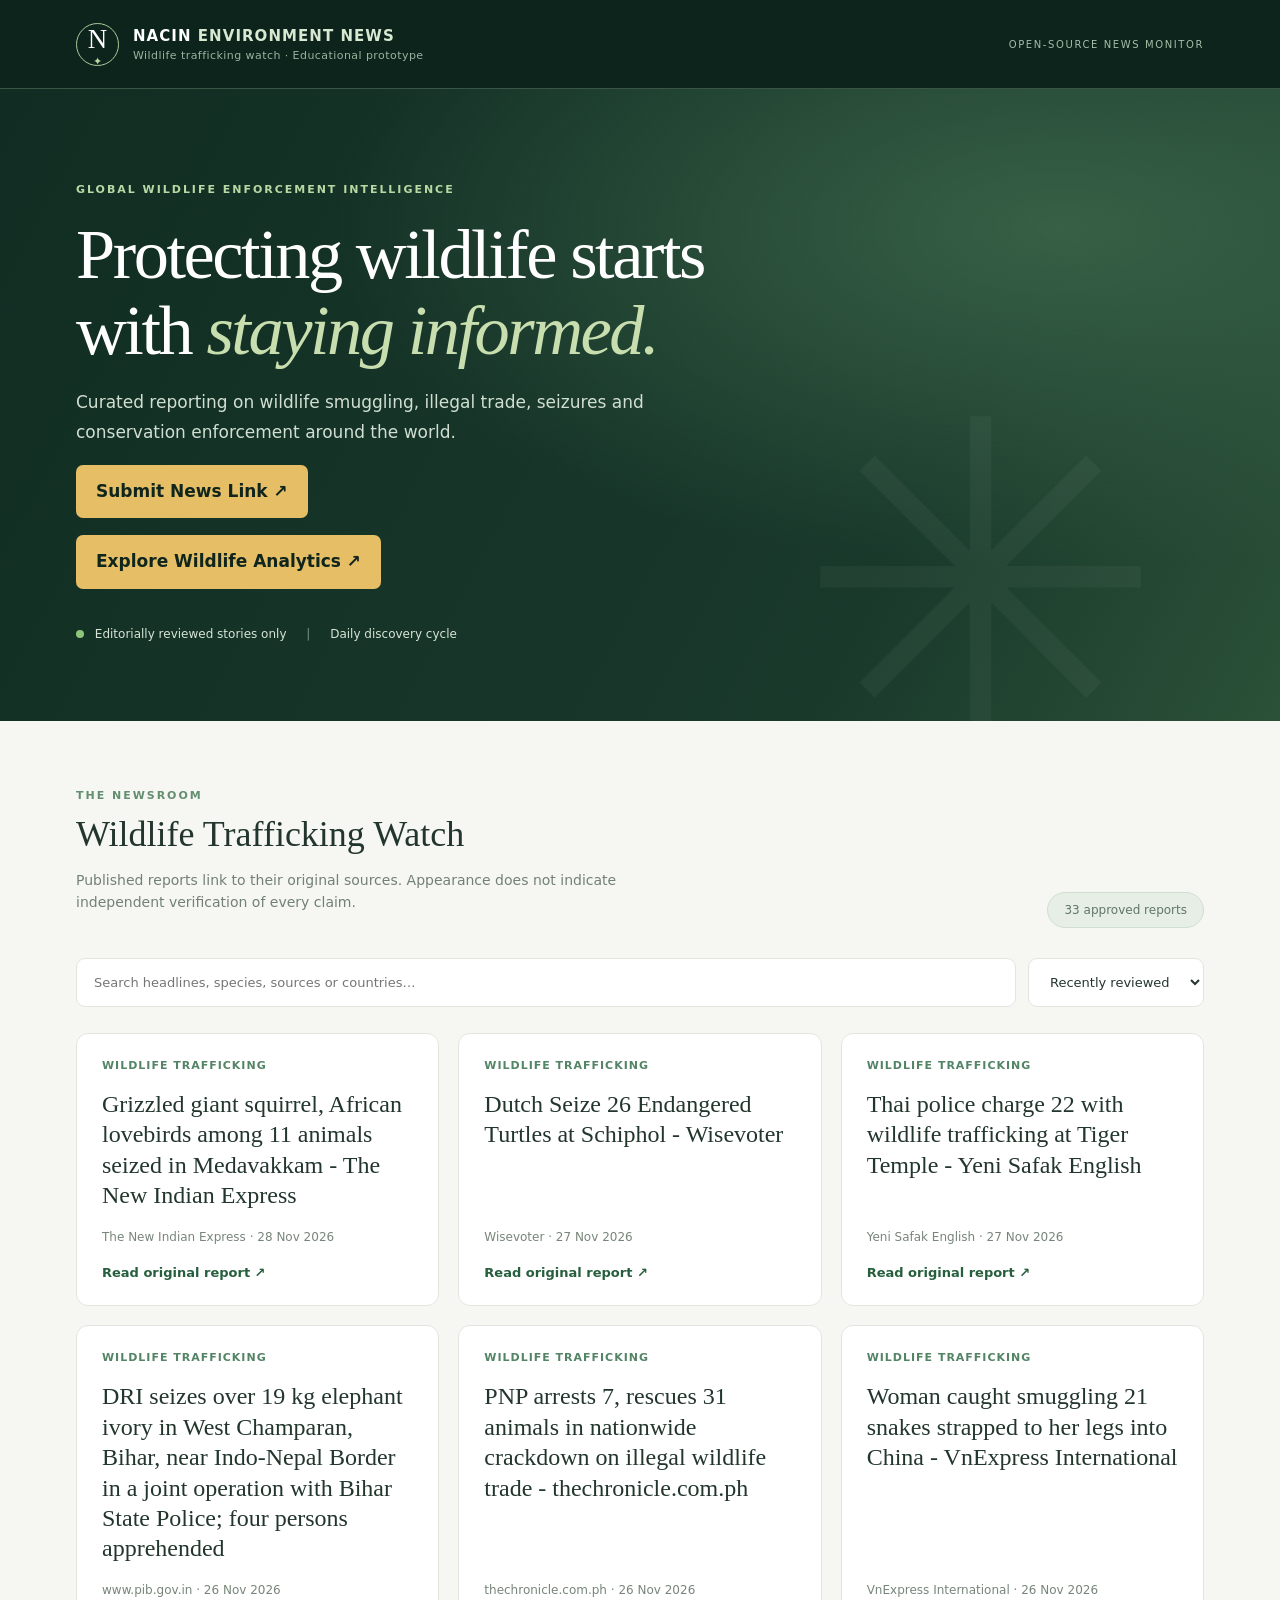
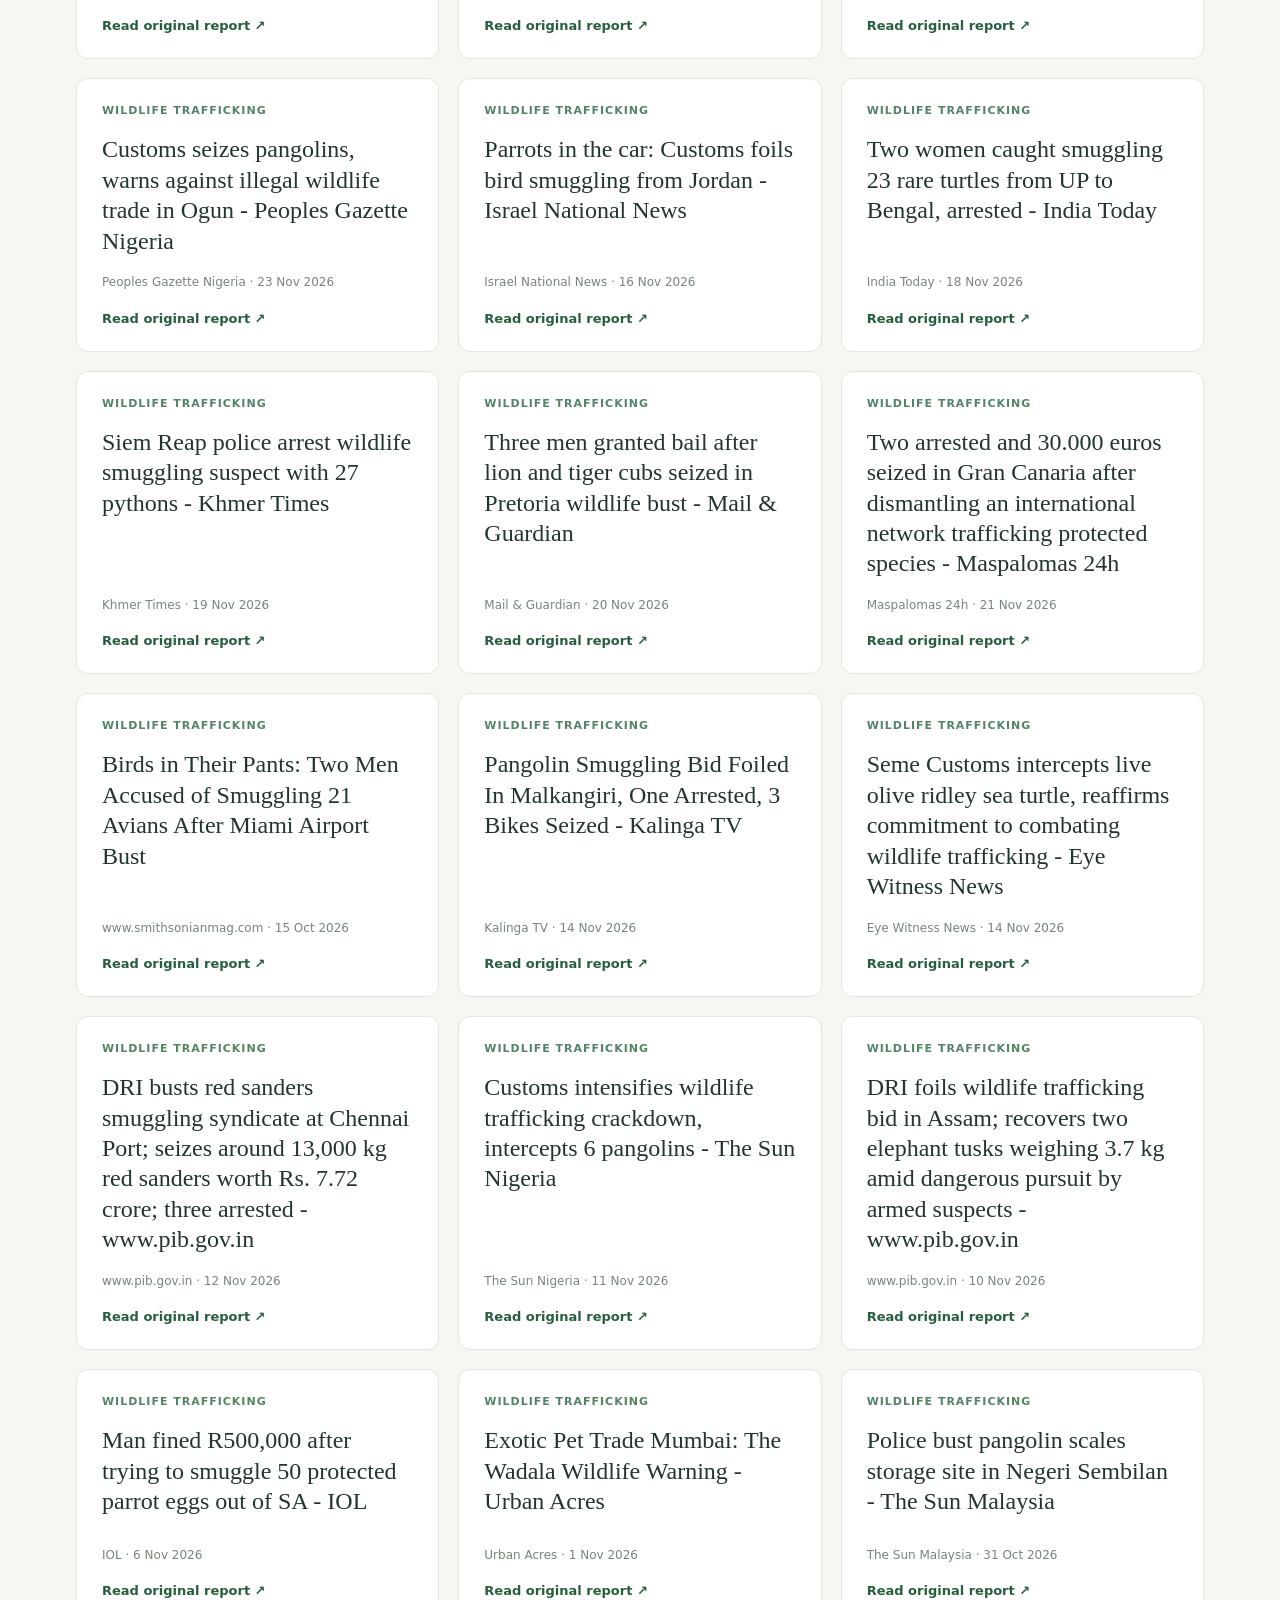
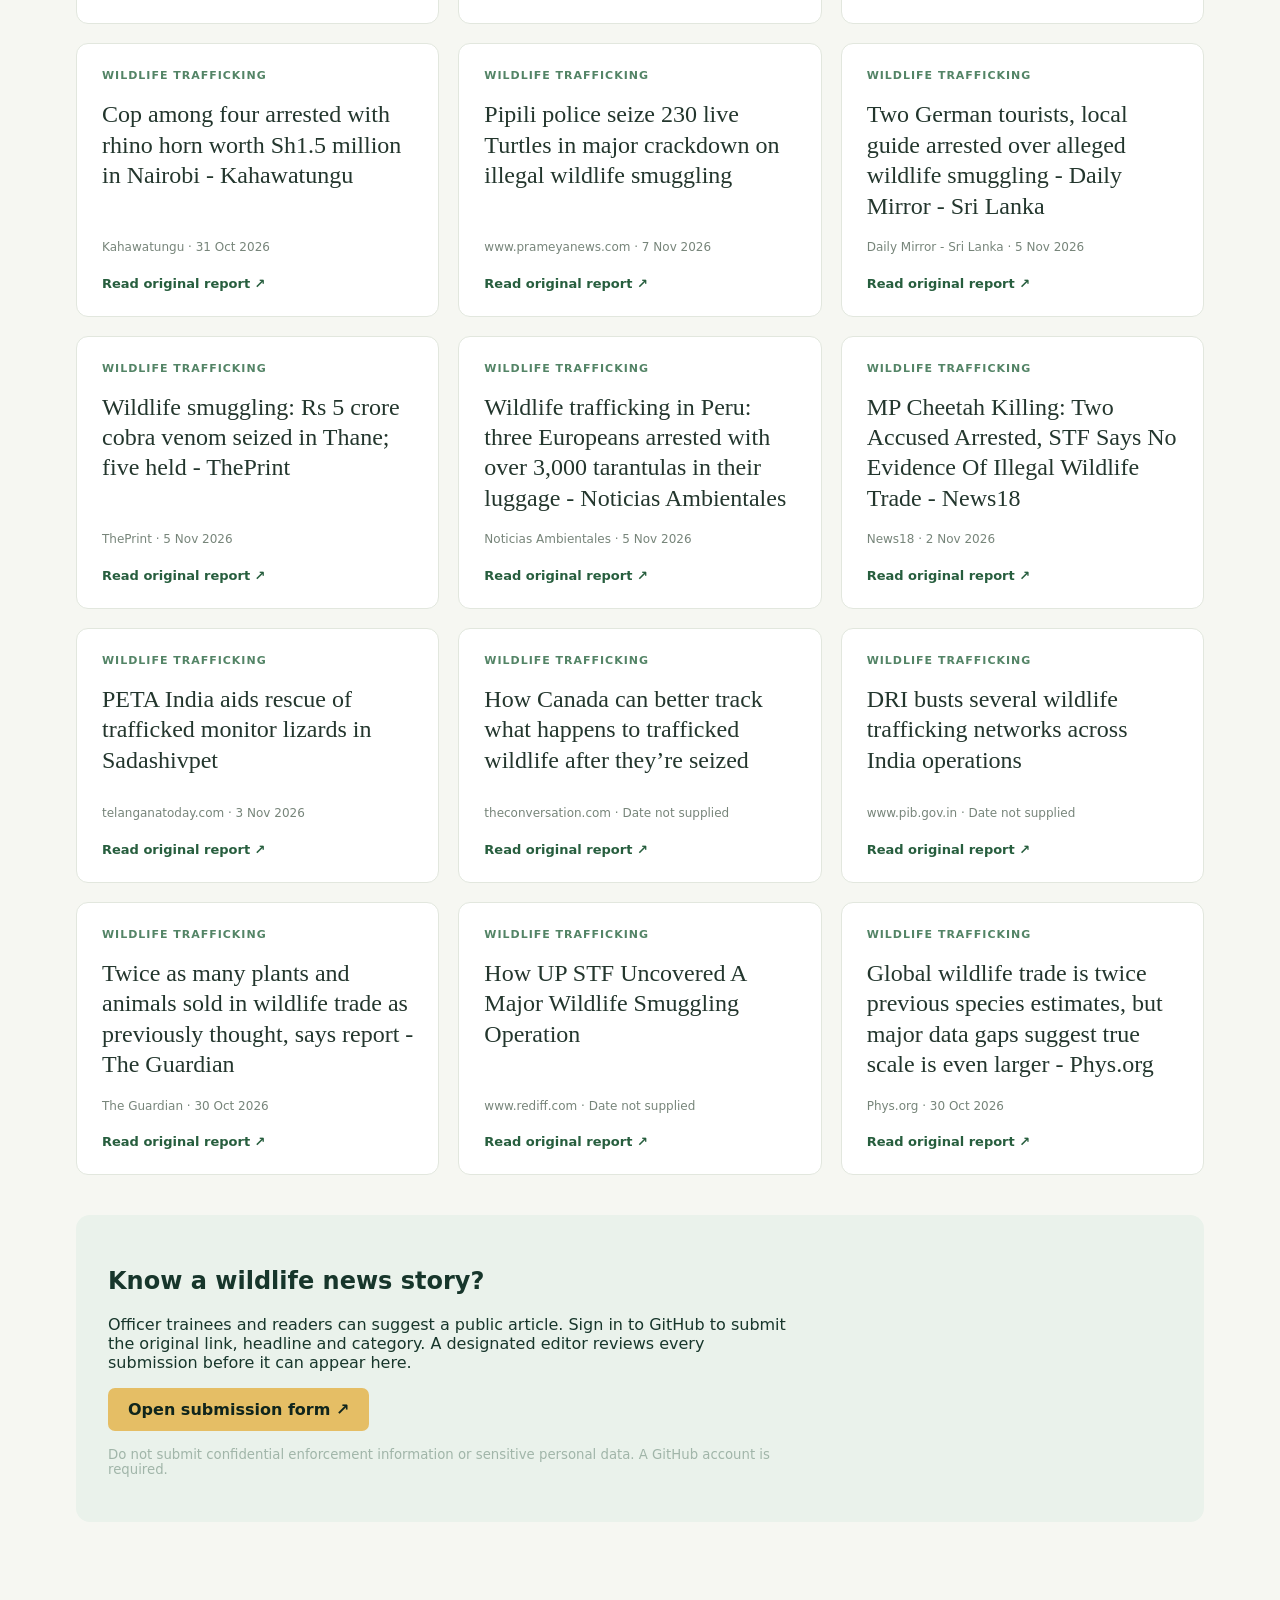
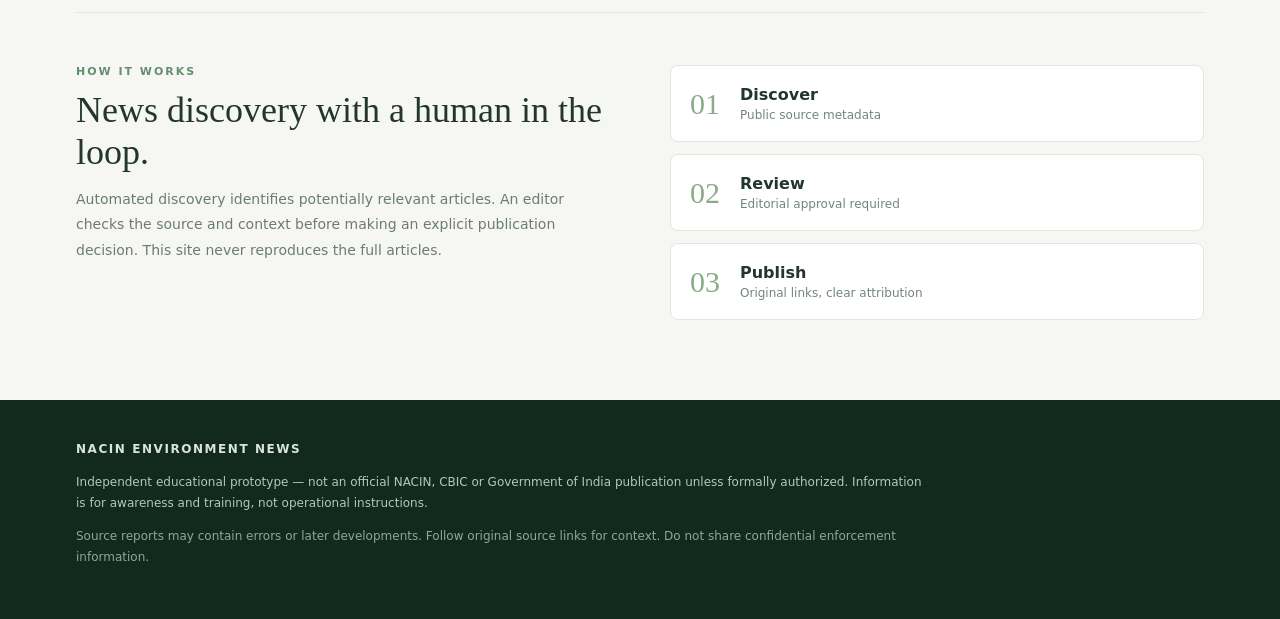
<file: site/index.html>
<!doctype html>
<html lang="en">

<head>
  <meta charset="utf-8">
  <meta name="viewport" content="width=device-width,initial-scale=1">
  <meta name="description"
    content="Curated open-source wildlife trafficking and conservation enforcement news.">
  <title>NACIN Environment News | Wildlife Trafficking Watch</title>
  <link rel="stylesheet" href="styles.css">
</head>

<body>
  <header class="top">
    <div class="shell brand">
      <div class="mark">N<span>✦</span></div>
      <div><strong>NACIN <span>ENVIRONMENT NEWS</span></strong><small>Wildlife
          trafficking watch · Educational prototype</small></div>
      <div class="topright">OPEN-SOURCE NEWS MONITOR</div>
    </div>
  </header>
  <section class="hero">
    <div class="shell">
      <div class="eyebrow">GLOBAL WILDLIFE ENFORCEMENT INTELLIGENCE</div>
      <h1>Protecting wildlife starts<br>with <em>staying informed.</em></h1>
      <p>Curated reporting on wildlife smuggling, illegal trade, seizures and
        conservation enforcement around the world.</p>
      <p><a id="submitNews" class="submit-btn" href="submit.html"
          aria-label="Submit a wildlife news link">Submit News Link ↗</a></p>
      
<p>
  <a href="analytics.html" class="submit-btn">
    Explore Wildlife Analytics ↗
  </a>
</p>

      <div class="hero-foot"><span class="dot"></span> Editorially reviewed
        stories only <span class="sep">|</span> Daily discovery cycle</div>
    </div>
  </section>
  <main class="shell">
    <div class="sectionhead">
      <div>
        <div class="eyebrow dark">THE NEWSROOM</div>
        <h2>Wildlife Trafficking Watch</h2>
        <p>Published reports link to their original sources. Appearance does not
          indicate independent verification of every claim.</p>
      </div>
      <div class="count" id="count">Loading stories…</div>
    </div>
    <div class="toolbar"><input id="search" type="search"
        placeholder="Search headlines, species, sources or countries…"
        aria-label="Search published articles"><select id="sort"
        aria-label="Sort stories">
        <option value="new">Recently reviewed</option>
        <option value="old">Oldest first</option>
      </select></div>
    <div class="cards" id="articles" aria-live="polite">
      <div class="empty">Loading approved reports…</div>
    </div>
    <section id="submission" class="submission">
      <h2>Know a wildlife news story?</h2>
      <p>Officer trainees and readers can suggest a public article. Sign in to
        GitHub to submit the original link, headline and category. A designated
        editor reviews every submission before it can appear here.</p><a
        id="submitSecondary" href="submit.html">Open submission form ↗</a>
      <p class="fine">Do not submit confidential enforcement information or
        sensitive personal data. A GitHub account is required.</p>
    </section>
    <section class="about">
      <div>
        <div class="eyebrow dark">HOW IT WORKS</div>
        <h2>News discovery with a human in the loop.</h2>
        <p>Automated discovery identifies potentially relevant articles. An
          editor checks the source and context before making an explicit
          publication decision. This site never reproduces the full articles.
        </p>
      </div>
      <div class="steps">
        <div><b>01</b><span>Discover <small>Public source
              metadata</small></span></div>
        <div><b>02</b><span>Review <small>Editorial approval
              required</small></span></div>
        <div><b>03</b><span>Publish <small>Original links, clear
              attribution</small></span></div>
      </div>
    </section>
  </main>
  <footer>
    <div class="shell"><b>NACIN ENVIRONMENT NEWS</b>
      <p>Independent educational prototype — not an official NACIN, CBIC or
        Government of India publication unless formally authorized. Information
        is for awareness and training, not operational instructions.</p>
      <p class="fine">Source reports may contain errors or later developments.
        Follow original source links for context. Do not share confidential
        enforcement information.</p>
    </div>
  </footer>
  <script src="app.js" defer></script>
</body>

</html>
</file>
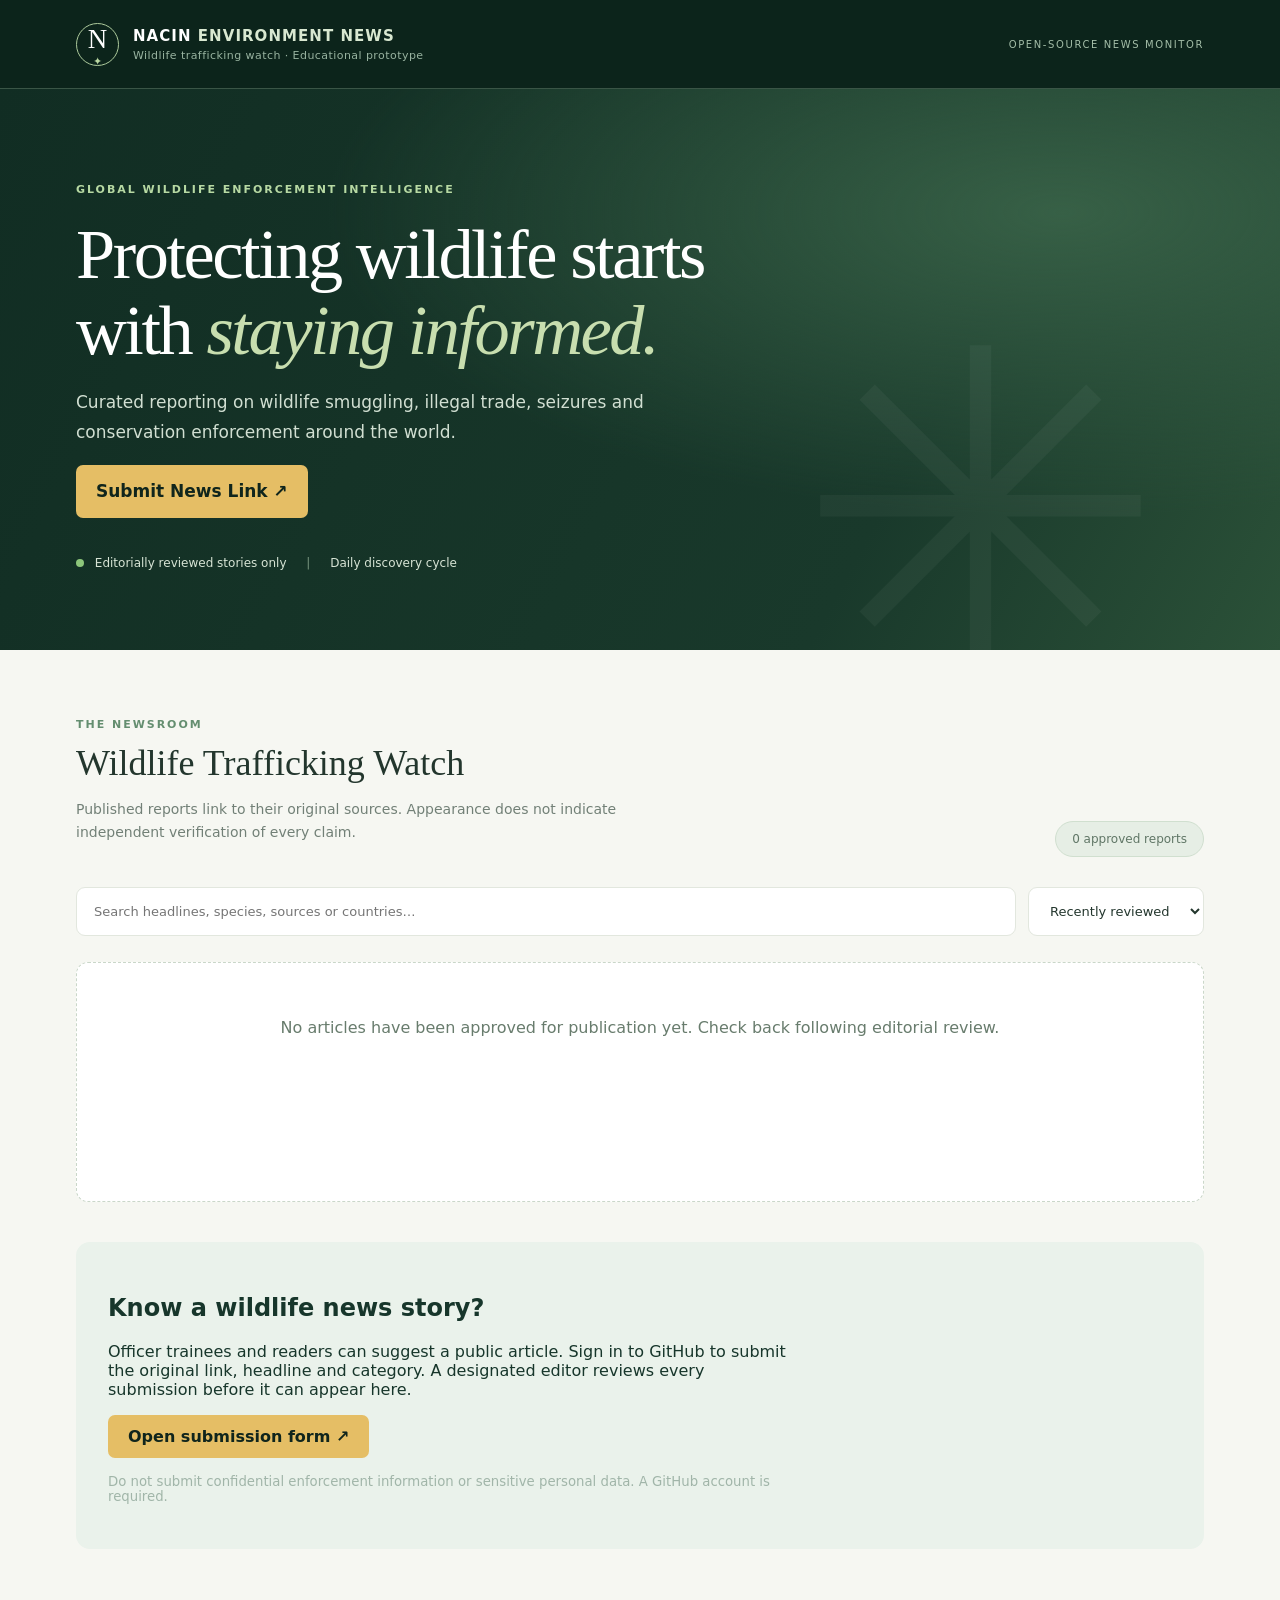
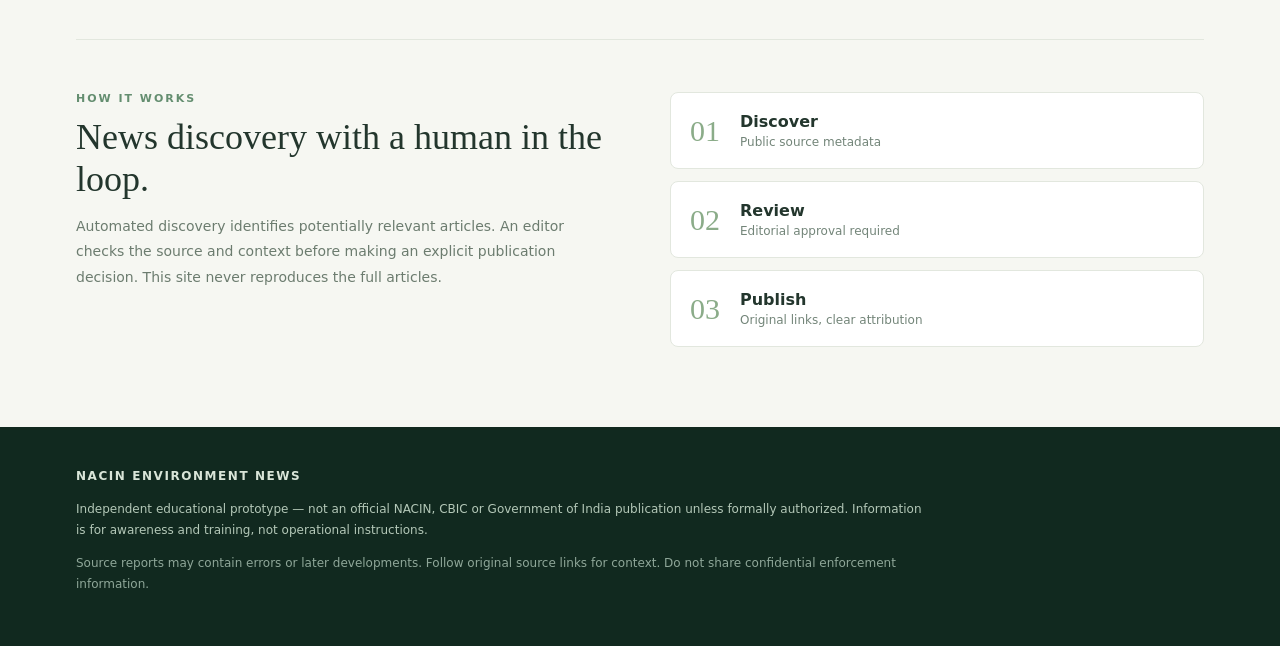
<file: site/public/index.html>
<!doctype html>
<html lang="en"><head><meta charset="utf-8"><meta name="viewport" content="width=device-width,initial-scale=1"><meta name="description" content="Curated open-source wildlife trafficking and conservation enforcement news."><title>NACIN Environment News | Wildlife Trafficking Watch</title><link rel="stylesheet" href="styles.css"></head><body>
<header class="top"><div class="shell brand"><div class="mark">N<span>✦</span></div><div><strong>NACIN <span>ENVIRONMENT NEWS</span></strong><small>Wildlife trafficking watch · Educational prototype</small></div><div class="topright">OPEN-SOURCE NEWS MONITOR</div></div></header>
<section class="hero"><div class="shell"><div class="eyebrow">GLOBAL WILDLIFE ENFORCEMENT INTELLIGENCE</div><h1>Protecting wildlife starts<br>with <em>staying informed.</em></h1><p>Curated reporting on wildlife smuggling, illegal trade, seizures and conservation enforcement around the world.</p><p><a id="submitNews" class="submit-btn" href="#submission" aria-label="Submit a wildlife news link">Submit News Link ↗</a></p><div class="hero-foot"><span class="dot"></span> Editorially reviewed stories only <span class="sep">|</span> Daily discovery cycle</div></div></section>
<main class="shell"><div class="sectionhead"><div><div class="eyebrow dark">THE NEWSROOM</div><h2>Wildlife Trafficking Watch</h2><p>Published reports link to their original sources. Appearance does not indicate independent verification of every claim.</p></div><div class="count" id="count">Loading stories…</div></div>
<div class="toolbar"><input id="search" type="search" placeholder="Search headlines, species, sources or countries…" aria-label="Search published articles"><select id="sort" aria-label="Sort stories"><option value="new">Recently reviewed</option><option value="old">Oldest first</option></select></div>
<div class="cards" id="articles" aria-live="polite"><div class="empty">Loading approved reports…</div></div>
<section id="submission" class="submission"><h2>Know a wildlife news story?</h2><p>Officer trainees and readers can suggest a public article. Sign in to GitHub to submit the original link, headline and category. A designated editor reviews every submission before it can appear here.</p><a id="submitSecondary" href="#submission">Open submission form ↗</a><p class="fine">Do not submit confidential enforcement information or sensitive personal data. A GitHub account is required.</p></section>
<section class="about"><div><div class="eyebrow dark">HOW IT WORKS</div><h2>News discovery with a human in the loop.</h2><p>Automated discovery identifies potentially relevant articles. An editor checks the source and context before making an explicit publication decision. This site never reproduces the full articles.</p></div><div class="steps"><div><b>01</b><span>Discover <small>Public source metadata</small></span></div><div><b>02</b><span>Review <small>Editorial approval required</small></span></div><div><b>03</b><span>Publish <small>Original links, clear attribution</small></span></div></div></section>
</main><footer><div class="shell"><b>NACIN ENVIRONMENT NEWS</b><p>Independent educational prototype — not an official NACIN, CBIC or Government of India publication unless formally authorized. Information is for awareness and training, not operational instructions.</p><p class="fine">Source reports may contain errors or later developments. Follow original source links for context. Do not share confidential enforcement information.</p></div></footer><script src="app.js" defer></script></body></html>
</file>
<file: site/styles.css>
:root{--pine:#12362b;--dark:#10271e;--mint:#b4d4a5;--paper:#f6f7f2;--line:#e2e7de;--text:#23362d}*{box-sizing:border-box}body{margin:0;color:var(--text);font-family:Inter,ui-sans-serif,system-ui,-apple-system,Segoe UI,sans-serif;background:var(--paper)}.shell{max-width:1180px;padding:0 26px;margin:auto}.top{background:#0c241b;color:#fff;border-bottom:1px solid #3a5546}.brand{display:flex;align-items:center;gap:14px;min-height:88px}.brand strong{font-size:15px;letter-spacing:.07em}.brand strong span{color:#d9e8d1}.brand small{display:block;color:#98b3a0;margin-top:4px;font-size:11px;letter-spacing:.04em}.mark{height:43px;width:43px;border:1.5px solid #adca9c;border-radius:50%;display:grid;place-items:center;font-family:Georgia,serif;font-size:27px}.mark span{font-size:11px;color:#bad7a2}.topright{margin-left:auto;letter-spacing:.16em;font-size:10px;color:#a4bea8}.hero{background:radial-gradient(ellipse at 83% 22%,#376046 0,transparent 49%),linear-gradient(118deg,#112d23,#19392b 70%,#2b5138);color:white;padding:94px 0 80px;position:relative;overflow:hidden}.hero:after{content:'✳';position:absolute;right:9%;bottom:-120px;color:#ffffff0a;font-size:440px;pointer-events:none}.eyebrow{font-weight:750;letter-spacing:.18em;color:#b7d9a3;font-size:11px}.eyebrow.dark{color:#648e70}.hero h1{font-family:Georgia,serif;font-weight:400;font-size:clamp(43px,5.5vw,78px);line-height:1.08;letter-spacing:-.035em;margin:20px 0}.hero h1 em{font-style:italic;color:#c8deaf}.hero p{font-size:17px;line-height:1.75;max-width:620px;color:#d1dfd2}.hero-foot{font-size:12px;color:#d7e4d5;margin-top:38px}.dot{display:inline-block;width:8px;height:8px;background:#8dc67b;border-radius:50%;margin-right:7px}.sep{margin:0 16px;color:#7a9880}.sectionhead{display:flex;justify-content:space-between;gap:20px;align-items:end;padding:68px 0 30px}.sectionhead h2,.about h2{font:normal 36px Georgia,serif;margin:11px 0}.sectionhead p{color:#728077;font-size:14px;max-width:620px;line-height:1.6}.count{font-size:12px;color:#607666;background:#e6eee5;border:1px solid #d0dfcf;border-radius:100px;padding:10px 16px;white-space:nowrap}.toolbar{display:flex;gap:12px;margin-bottom:26px}.toolbar input,.toolbar select{padding:15px 17px;background:white;border:1px solid var(--line);border-radius:9px;color:var(--text);font:inherit;font-size:13px}.toolbar input{flex:1;min-width:0}.cards{display:grid;grid-template-columns:repeat(3,minmax(0,1fr));gap:19px;min-height:240px}.news{padding:25px;background:#fff;border:1px solid var(--line);border-radius:12px;display:flex;flex-direction:column;min-height:255px;transition:box-shadow .2s,transform .2s}.news:hover{box-shadow:0 12px 32px #17281d13;transform:translateY(-2px)}.meta{font-size:11px;text-transform:uppercase;letter-spacing:.09em;font-weight:750;color:#538466}.news h3{font:normal 24px/1.27 Georgia,serif;margin:17px 0 16px;overflow-wrap:anywhere}.details{font-size:12px;line-height:1.7;color:#77857a;margin-top:auto}.details b{font-weight:650;color:#526958}.news a{display:inline-block;margin-top:18px;color:#275e3e;font-weight:750;font-size:13px;text-decoration:none}.news a:hover{text-decoration:underline}.empty{grid-column:1/-1;background:white;border:1px dashed #cad7c9;padding:55px 25px;border-radius:12px;text-align:center;color:#687c6d}.about{margin:90px 0 80px;border-top:1px solid var(--line);padding-top:52px;display:grid;grid-template-columns:1fr 1fr;gap:60px}.about p{color:#6c7c6f;line-height:1.8;font-size:14px}.steps{display:grid;gap:12px}.steps>div{background:white;padding:19px;border:1px solid var(--line);border-radius:8px;display:flex;align-items:center;gap:20px}.steps b{font:normal 30px Georgia,serif;color:#8bac89}.steps span{font-weight:700}.steps small{font-size:12px;font-weight:400;color:#738579;display:block;margin-top:4px}footer{background:#11291f;color:#d9e5d8;padding:39px 0;font-size:12px;line-height:1.75}footer b{letter-spacing:.13em}footer p{max-width:850px;color:#b4c8b8}.fine{color:#8fa799}a:focus-visible,input:focus-visible,select:focus-visible{outline:3px solid #87aa83;outline-offset:2px}@media(max-width:800px){.cards{grid-template-columns:repeat(2,1fr)}.about{grid-template-columns:1fr;gap:20px}.topright{display:none}}@media(max-width:540px){.shell{padding:0 18px}.hero{padding:70px 0}.cards{grid-template-columns:1fr}.sectionhead{display:block}.count{display:inline-block;margin-top:8px}.toolbar{flex-direction:column}.news{min-height:230px}}

.submit-btn,.submission a{display:inline-block;background:#e5be65;color:#10251c!important;font-weight:750;text-decoration:none;padding:12px 20px;border-radius:7px}.submission{margin:2.5rem 0;background:#eaf2eb;border-radius:14px;padding:2rem;color:#17362b}.submission p{max-width:680px}.submission .fine{font-size:.83rem;opacity:.8;margin-top:1rem}
</file>
<file: site/public/styles.css>
:root{--pine:#12362b;--dark:#10271e;--mint:#b4d4a5;--paper:#f6f7f2;--line:#e2e7de;--text:#23362d}*{box-sizing:border-box}body{margin:0;color:var(--text);font-family:Inter,ui-sans-serif,system-ui,-apple-system,Segoe UI,sans-serif;background:var(--paper)}.shell{max-width:1180px;padding:0 26px;margin:auto}.top{background:#0c241b;color:#fff;border-bottom:1px solid #3a5546}.brand{display:flex;align-items:center;gap:14px;min-height:88px}.brand strong{font-size:15px;letter-spacing:.07em}.brand strong span{color:#d9e8d1}.brand small{display:block;color:#98b3a0;margin-top:4px;font-size:11px;letter-spacing:.04em}.mark{height:43px;width:43px;border:1.5px solid #adca9c;border-radius:50%;display:grid;place-items:center;font-family:Georgia,serif;font-size:27px}.mark span{font-size:11px;color:#bad7a2}.topright{margin-left:auto;letter-spacing:.16em;font-size:10px;color:#a4bea8}.hero{background:radial-gradient(ellipse at 83% 22%,#376046 0,transparent 49%),linear-gradient(118deg,#112d23,#19392b 70%,#2b5138);color:white;padding:94px 0 80px;position:relative;overflow:hidden}.hero:after{content:'✳';position:absolute;right:9%;bottom:-120px;color:#ffffff0a;font-size:440px;pointer-events:none}.eyebrow{font-weight:750;letter-spacing:.18em;color:#b7d9a3;font-size:11px}.eyebrow.dark{color:#648e70}.hero h1{font-family:Georgia,serif;font-weight:400;font-size:clamp(43px,5.5vw,78px);line-height:1.08;letter-spacing:-.035em;margin:20px 0}.hero h1 em{font-style:italic;color:#c8deaf}.hero p{font-size:17px;line-height:1.75;max-width:620px;color:#d1dfd2}.hero-foot{font-size:12px;color:#d7e4d5;margin-top:38px}.dot{display:inline-block;width:8px;height:8px;background:#8dc67b;border-radius:50%;margin-right:7px}.sep{margin:0 16px;color:#7a9880}.sectionhead{display:flex;justify-content:space-between;gap:20px;align-items:end;padding:68px 0 30px}.sectionhead h2,.about h2{font:normal 36px Georgia,serif;margin:11px 0}.sectionhead p{color:#728077;font-size:14px;max-width:620px;line-height:1.6}.count{font-size:12px;color:#607666;background:#e6eee5;border:1px solid #d0dfcf;border-radius:100px;padding:10px 16px;white-space:nowrap}.toolbar{display:flex;gap:12px;margin-bottom:26px}.toolbar input,.toolbar select{padding:15px 17px;background:white;border:1px solid var(--line);border-radius:9px;color:var(--text);font:inherit;font-size:13px}.toolbar input{flex:1;min-width:0}.cards{display:grid;grid-template-columns:repeat(3,minmax(0,1fr));gap:19px;min-height:240px}.news{padding:25px;background:#fff;border:1px solid var(--line);border-radius:12px;display:flex;flex-direction:column;min-height:255px;transition:box-shadow .2s,transform .2s}.news:hover{box-shadow:0 12px 32px #17281d13;transform:translateY(-2px)}.meta{font-size:11px;text-transform:uppercase;letter-spacing:.09em;font-weight:750;color:#538466}.news h3{font:normal 24px/1.27 Georgia,serif;margin:17px 0 16px;overflow-wrap:anywhere}.details{font-size:12px;line-height:1.7;color:#77857a;margin-top:auto}.details b{font-weight:650;color:#526958}.news a{display:inline-block;margin-top:18px;color:#275e3e;font-weight:750;font-size:13px;text-decoration:none}.news a:hover{text-decoration:underline}.empty{grid-column:1/-1;background:white;border:1px dashed #cad7c9;padding:55px 25px;border-radius:12px;text-align:center;color:#687c6d}.about{margin:90px 0 80px;border-top:1px solid var(--line);padding-top:52px;display:grid;grid-template-columns:1fr 1fr;gap:60px}.about p{color:#6c7c6f;line-height:1.8;font-size:14px}.steps{display:grid;gap:12px}.steps>div{background:white;padding:19px;border:1px solid var(--line);border-radius:8px;display:flex;align-items:center;gap:20px}.steps b{font:normal 30px Georgia,serif;color:#8bac89}.steps span{font-weight:700}.steps small{font-size:12px;font-weight:400;color:#738579;display:block;margin-top:4px}footer{background:#11291f;color:#d9e5d8;padding:39px 0;font-size:12px;line-height:1.75}footer b{letter-spacing:.13em}footer p{max-width:850px;color:#b4c8b8}.fine{color:#8fa799}a:focus-visible,input:focus-visible,select:focus-visible{outline:3px solid #87aa83;outline-offset:2px}@media(max-width:800px){.cards{grid-template-columns:repeat(2,1fr)}.about{grid-template-columns:1fr;gap:20px}.topright{display:none}}@media(max-width:540px){.shell{padding:0 18px}.hero{padding:70px 0}.cards{grid-template-columns:1fr}.sectionhead{display:block}.count{display:inline-block;margin-top:8px}.toolbar{flex-direction:column}.news{min-height:230px}}

.submit-btn,.submission a{display:inline-block;background:#e5be65;color:#10251c!important;font-weight:750;text-decoration:none;padding:12px 20px;border-radius:7px}.submission{margin:2.5rem 0;background:#eaf2eb;border-radius:14px;padding:2rem;color:#17362b}.submission p{max-width:680px}.submission .fine{font-size:.83rem;opacity:.8;margin-top:1rem}
</file>
